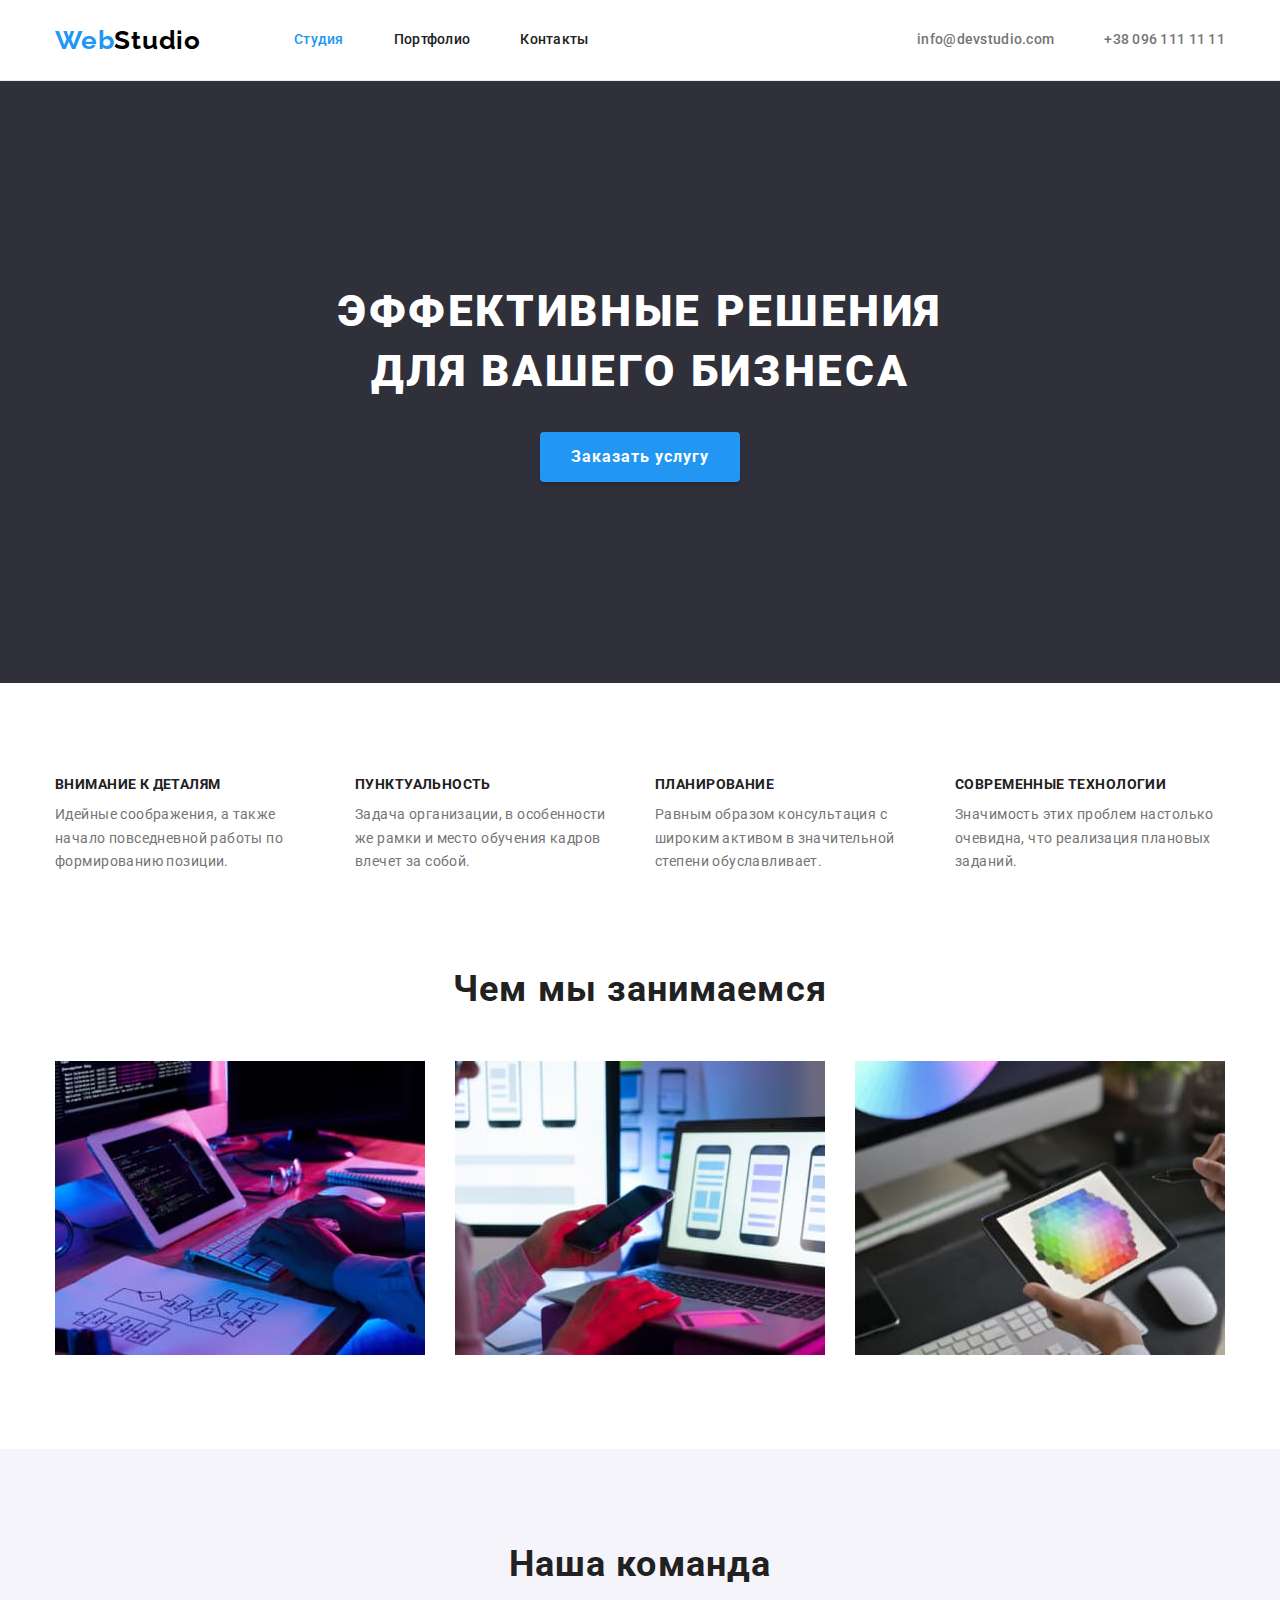
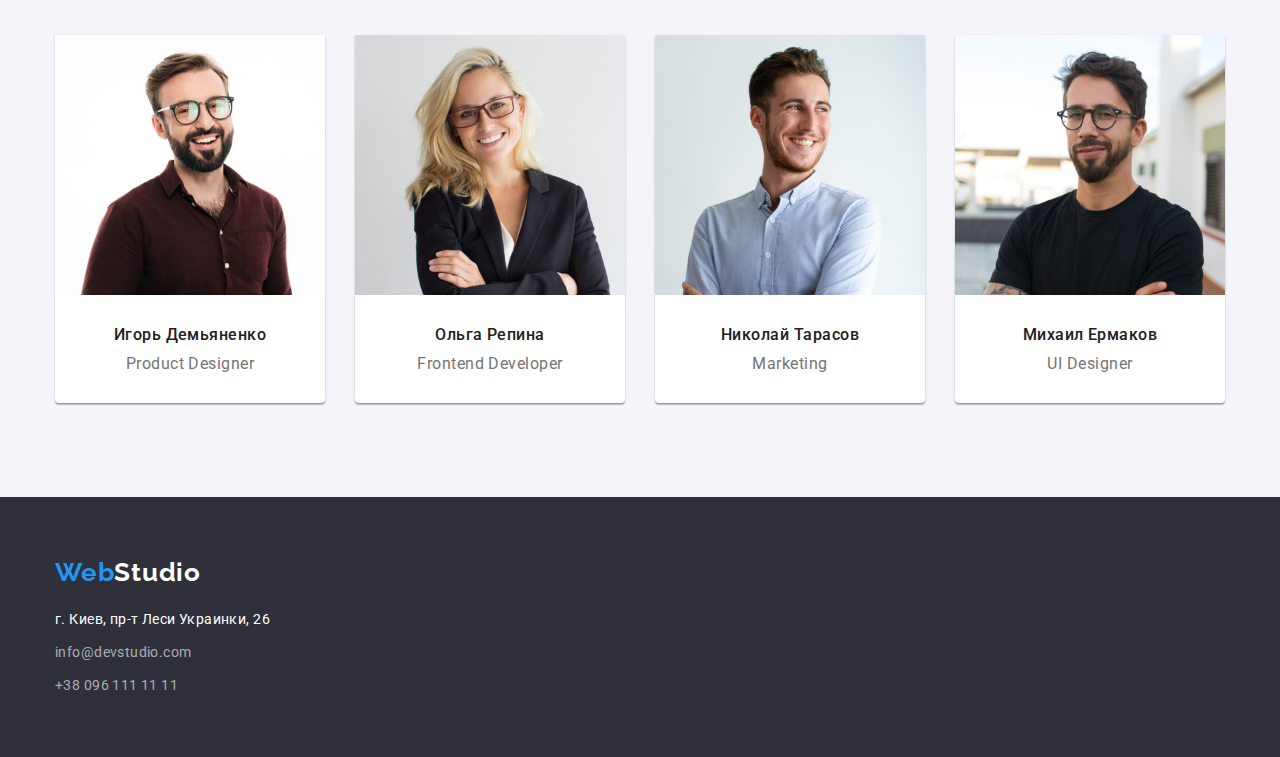
<file: index.html>
<!DOCTYPE html>
<html lang="ru">
  <head>
    <meta charset="UTF-8" />
    <meta http-equiv="X-UA-Compatible" content="IE=edge" />
    <meta name="viewport" content="width=device-width, initial-scale=1.0" />

    <title>Студия</title>
    <link
      href="https://fonts.googleapis.com/css2?family=Raleway:wght@700&family=Roboto:wght@400;500;700;900&display=swap"
      rel="stylesheet"
    />
    <link rel="stylesheet" href="./css/modern-normalize.css" />
    <link rel="stylesheet" href="./css/styles.css" />
  </head>
  <body>
    <header class="header">
      <!-- Навигация -->
      <div class="container nav">
        <nav class="nav">
          <!-- лого -->
          <a class="link logo" href="./index.html" lang="en">
            Web<span class="logo-nav">Studio</span>
          </a>

          <!-- ссылки -->
          <ul class="lists menu">
            <li class="menu-item">
              <a class="link nav-link current" href="./index.html">Студия</a>
            </li>
            <li class="menu-item">
              <a class="link nav-link" href="./portfolio.html">Портфолио</a>
            </li>
            <li class="menu-item">
              <a class="link nav-link" href="">Контакты</a>
            </li>
          </ul>
        </nav>

        <!-- Почта и телефон -->
        <ul class="lists menu contacts">
          <li class="menu-item">
            <a
              class="link nav-link nav-contacts"
              href="mailto:info@devstudio.com"
              >info@devstudio.com</a
            >
          </li>
          <li class="menu-item">
            <a class="link nav-link nav-contacts" href="tel:+380961111111"
              >+38 096 111 11 11</a
            >
          </li>
        </ul>
      </div>
    </header>
    <main>
      <!-- Главная секция -->
      <section class="section hero">
        <div class="container">
          <h1 class="hero-title">Эффективные решения для вашего бизнеса</h1>
          <button class="btn hero" type="button">Заказать услугу</button>
        </div>
      </section>

      <!-- Секция особенности -->
      <section class="section">
        <h2 class="heading headen">Особенности</h2>
        <div class="container">
          <ul class="lists feature">
            <li class="item">
              <h3 class="title-features">Внимание к деталям</h3>
              <p class="text">
                Идейные соображения, а также начало повседневной работы по
                формированию позиции.
              </p>
            </li>

            <li class="item">
              <h3 class="title-features">Пунктуальность</h3>
              <p class="text">
                Задача организации, в особенности же рамки и место обучения
                кадров влечет за собой.
              </p>
            </li>

            <li class="item">
              <h3 class="title-features">Планирование</h3>
              <p class="text">
                Равным образом консультация с широким активом в значительной
                степени обуславливает.
              </p>
            </li>

            <li class="item">
              <h3 class="title-features">Современные технологии</h3>
              <p class="text">
                Значимость этих проблем настолько очевидна, что реализация
                плановых заданий.
              </p>
            </li>
          </ul>
        </div>
      </section>

      <!-- Секция работа -->
      <section class="section section-nopaddingtop">
        <div class="container">
          <h2 class="heading">Чем мы занимаемся</h2>
          <ul class="lists items">
            <li class="item">
              <img
                class="images"
                src="./images/img1-sq.jpg"
                alt="Руки на клавиатуре, планшет и часть монитора"
                width="370"
              />
            </li>

            <li class="item">
              <img
                class="images"
                src="./images/img2-sq.jpg"
                alt="В левой руке мобильный телефон, правая рука на тачпаде ноутбука. Ноутбук, на экране которого макеты разметки для мобильного телефона"
                width="370"
              />
            </li>

            <li class="item">
              <img
                class="images"
                src="./images/img3-sq.jpg"
                alt="Левая рука, в которой планшет, на экране которого цветовая палитра"
                width="370"
              />
            </li>
          </ul>
        </div>
      </section>

      <!-- Секция команда. Карточки сотрудников -->
      <section class="section team-cards">
        <div class="container">
          <h2 class="heading">Наша команда</h2>

          <ul class="lists items">
            <li class="item">
              <div class="card">
                <img
                  class="images"
                  src="./images/igor-sq.jpg"
                  alt="Игорь Демьяненко"
                  width="270"
                  height="260"
                />
                <div class="card-body">
                  <h3 class="cards-title">Игорь Демьяненко</h3>
                  <p class="cards-text" lang="en">Product Designer</p>
                </div>
              </div>
            </li>

            <li class="item">
              <div class="card">
                <img
                  class="images"
                  src="./images/olga-sq.jpg"
                  alt="Ольга Репина"
                  width="270"
                  height="260"
                />
                <div class="card-body">
                  <h3 class="cards-title">Ольга Репина</h3>
                  <p class="cards-text" lang="en">Frontend Developer</p>
                </div>
              </div>
            </li>

            <li class="item">
              <div class="card">
                <img
                  class="images"
                  src="./images/nikolay-sq.jpg"
                  alt="Николай Тарасов"
                  width="270"
                  height="260"
                />
                <div class="card-body">
                  <h3 class="cards-title">Николай Тарасов</h3>
                  <p class="cards-text" lang="en">Marketing</p>
                </div>
              </div>
            </li>

            <li class="item">
              <div class="card">
                <img
                  class="images"
                  src="./images/mikl-sq.jpg"
                  alt="Михаил Ермаков"
                  width="270"
                  height="260"
                />
                <div class="card-body">
                  <h3 class="cards-title">Михаил Ермаков</h3>
                  <p class="cards-text" lang="en">UI Designer</p>
                </div>
              </div>
            </li>
          </ul>
        </div>
      </section>
    </main>

    <footer class="footer">
      <div class="container">
        <!-- Лого -->
        <a class="link logo" href="./index.html" lang="en">
          Web<span class="logo-footer">Studio</span>
        </a>

        <!-- адрес -->
        <address>
          <p class="text footer-text">г. Киев, пр-т Леси Украинки, 26</p>

          <!-- Почта и телефон -->
          <ul class="lists">
            <li class="footer-item">
              <a class="link footer-link" href="mailto:info@devstudio.com">
                info@devstudio.com
              </a>
            </li>
            <li class="footer-item">
              <a class="link footer-link" href="tel:+380961111111"
                >+38 096 111 11 11</a
              >
            </li>
          </ul>
        </address>
      </div>
    </footer>
  </body>
</html>
</file>
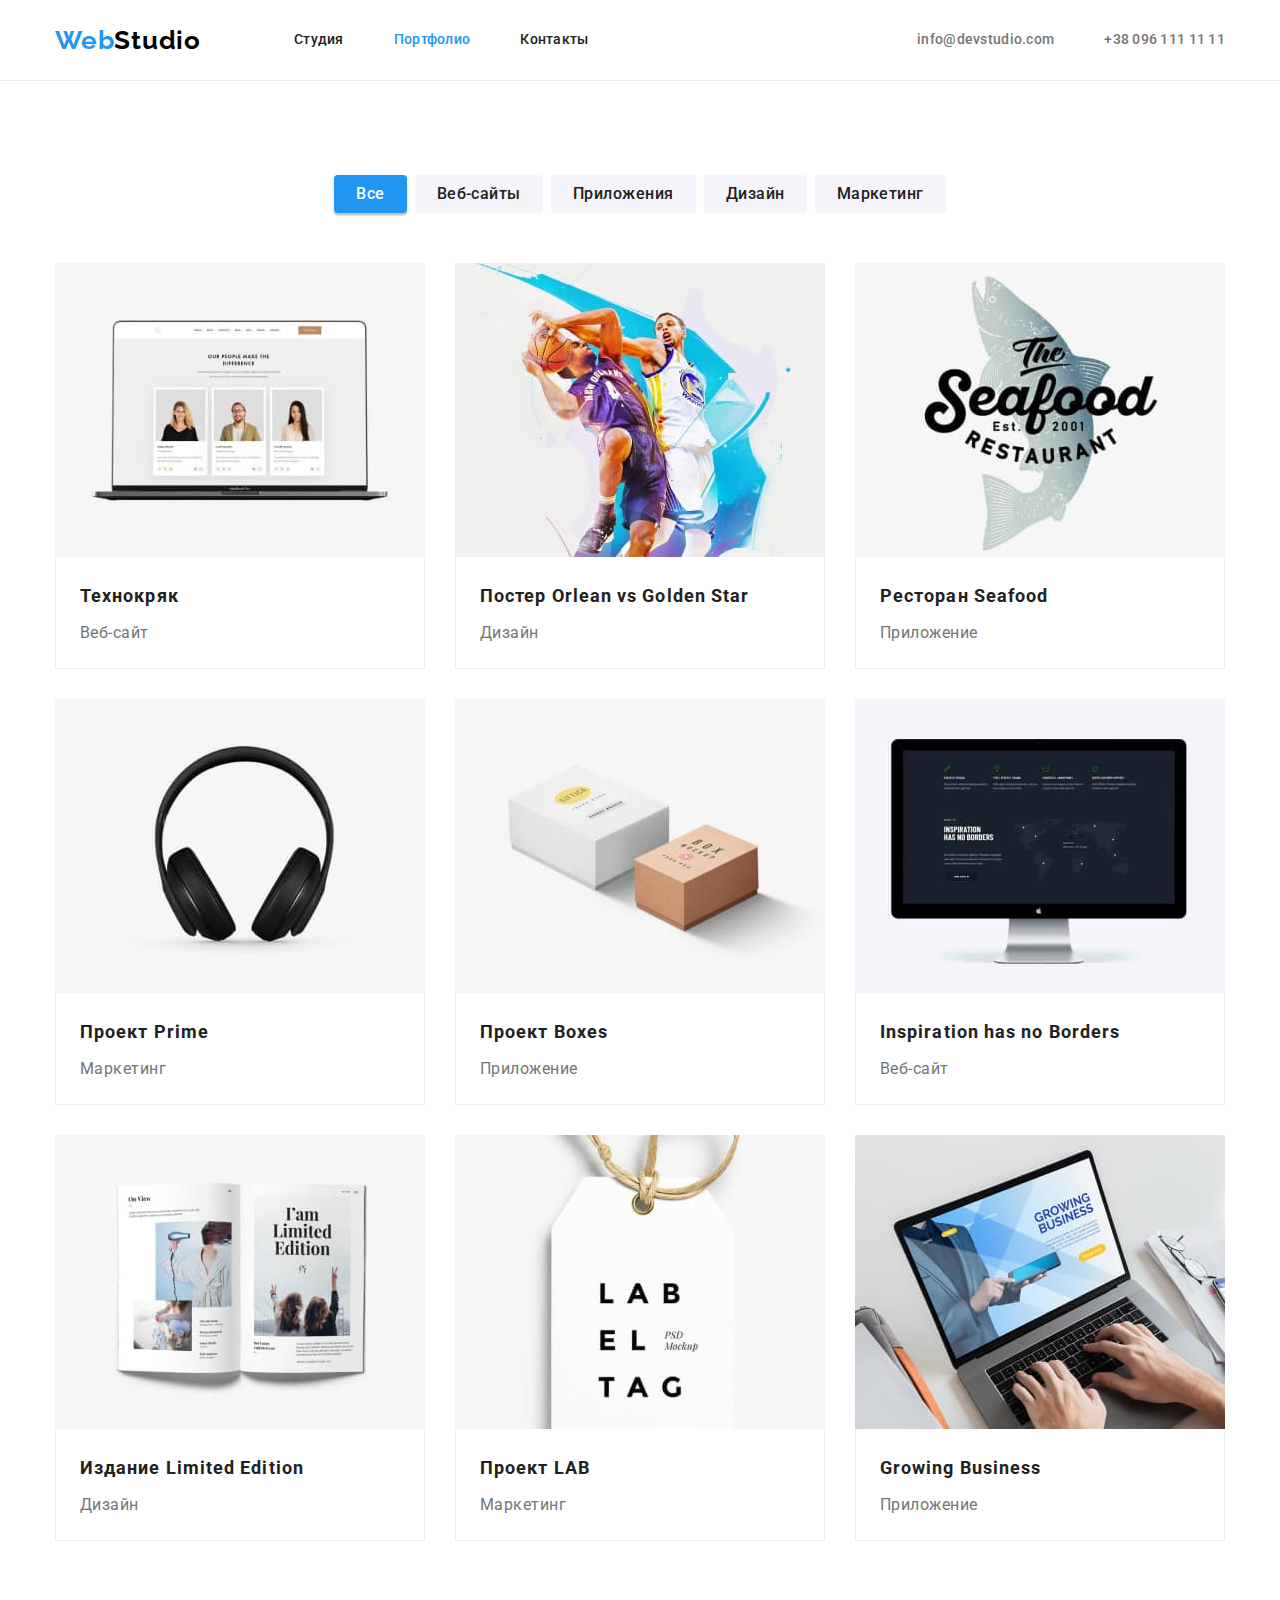
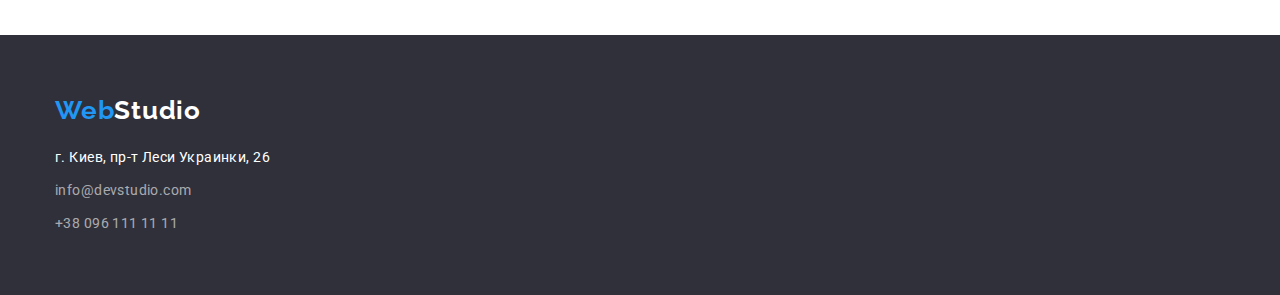
<file: portfolio.html>
<!DOCTYPE html>
<html lang="ru">
  <head>
    <meta charset="UTF-8" />
    <meta http-equiv="X-UA-Compatible" content="IE=edge" />
    <meta name="viewport" content="width=device-width, initial-scale=1.0" />

    <title>Портфолио</title>
    <link
      href="https://fonts.googleapis.com/css2?family=Raleway:wght@700&family=Roboto:wght@400;500;700;900&display=swap"
      rel="stylesheet"
    />
    <link rel="stylesheet" href="./css/modern-normalize.css" />
    <link rel="stylesheet" href="./css/styles.css" />
  </head>
  <body>
    <header class="header">
      <!-- Навигация -->
      <div class="container nav">
        <nav class="nav">
          <!-- лого -->
          <a class="link logo" href="./index.html" lang="en">
            Web<span class="logo-nav">Studio</span>
          </a>

          <!-- ссылки -->
          <ul class="lists menu">
            <li class="menu-item">
              <a class="link nav-link" href="./index.html">Студия</a>
            </li>
            <li class="menu-item">
              <a class="link nav-link current" href="./portfolio.html"
                >Портфолио</a
              >
            </li>
            <li class="menu-item">
              <a class="link nav-link" href="">Контакты</a>
            </li>
          </ul>
        </nav>

        <!-- Почта и телефон -->
        <ul class="lists menu contacts">
          <li class="menu-item">
            <a
              class="link nav-link nav-contacts"
              href="mailto:info@devstudio.com"
              >info@devstudio.com</a
            >
          </li>
          <li class="menu-item">
            <a class="link nav-link nav-contacts" href="tel:+380961111111"
              >+38 096 111 11 11</a
            >
          </li>
        </ul>
      </div>
    </header>
    <main>
      <h1 class="hero-title headen">Наше портфолио</h1>
      <!-- Фильтр -->
      <section class="section">
        <div class="container">
          <ul class="lists filter">
            <li class="item">
              <button class="btn active" type="button">Все</button>
            </li>
            <li class="item">
              <button class="btn" type="button">Веб-сайты</button>
            </li>
            <li class="item">
              <button class="btn" type="button">Приложения</button>
            </li>
            <li class="item">
              <button class="btn" type="button">Дизайн</button>
            </li>
            <li class="item">
              <button class="btn" type="button">Маркетинг</button>
            </li>
          </ul>

          <!-- Карточки -->
          <ul class="lists menu">
            <li class="card-item">
              <div class="work-card">
                <a class="link" href="">
                  <img
                    class="images"
                    src="./images/project1-sq.jpg"
                    alt="Ноутбук с изображением карточек людей на экране"
                    width="370"
                    height="294"
                  />
                  <div class="card-body">
                    <h2 class="work-title">Технокряк</h2>
                    <p class="work-text">Веб-сайт</p>
                  </div>
                </a>
              </div>
            </li>
            <li class="card-item">
              <div class="work-card">
                <a class="link" href="">
                  <img
                    class="images"
                    src="./images/project2-sq.jpg"
                    alt="Баскетболисты в прыжке, один с мячом, второй в защите"
                    width="370"
                    height="294"
                  />
                  <div class="card-body">
                    <h2 class="work-title">
                      Постер <span lang="en">Orlean vs Golden Star</span>
                    </h2>
                    <p class="work-text">Дизайн</p>
                  </div>
                </a>
              </div>
            </li>
            <li class="card-item">
              <div class="work-card">
                <a class="link" href="">
                  <img
                    class="images"
                    src="./images/project3-sq.jpg"
                    alt="На фоне рыбы надпись The seafood restaurant"
                    width="370"
                    height="294"
                  />
                  <div class="card-body">
                    <h2 class="work-title">
                      Ресторан <span lang="en">Seafood</span>
                    </h2>
                    <p class="work-text">Приложение</p>
                  </div>
                </a>
              </div>
            </li>
            <li class="card-item">
              <div class="work-card">
                <a class="link" href="">
                  <img
                    class="images"
                    src="./images/project4-sq.jpg"
                    alt="Наушники"
                    width="370"
                    height="294"
                  />
                  <div class="card-body">
                    <h2 class="work-title">
                      Проект <span lang="en">Prime</span>
                    </h2>
                    <p class="work-text">Маркетинг</p>
                  </div>
                </a>
              </div>
            </li>
            <li class="card-item">
              <div class="work-card">
                <a class="link" href="">
                  <img
                    class="images"
                    src="./images/project5-sq.jpg"
                    alt="Коробки белая и картонного цвета с надписями сверху"
                    width="370"
                    height="294"
                  />
                  <div class="card-body">
                    <h2 class="work-title">
                      Проект <span lang="en">Boxes</span>
                    </h2>
                    <p class="work-text">Приложение</p>
                  </div>
                </a>
              </div>
            </li>
            <li class="card-item">
              <div class="work-card">
                <a class="link" href="">
                  <img
                    class="images"
                    src="./images/project6-sq.jpg"
                    alt="Монитор"
                    width="370"
                    height="294"
                  />
                  <div class="card-body">
                    <h2 class="work-title" lang="en">
                      Inspiration has no Borders
                    </h2>
                    <p class="work-text">Веб-сайт</p>
                  </div>
                </a>
              </div>
            </li>
            <li class="card-item">
              <div class="work-card">
                <a class="link" href="">
                  <img
                    class="images"
                    src="./images/project7-sq.jpg"
                    alt="Книга в развернутом виде"
                    width="370"
                    height="294"
                  />
                  <div class="card-body">
                    <h2 class="work-title">
                      Издание <span lang="en">Limited Edition</span>
                    </h2>
                    <p class="work-text">Дизайн</p>
                  </div>
                </a>
              </div>
            </li>
            <li class="card-item">
              <div class="work-card">
                <a class="link" href="">
                  <img
                    class="images"
                    src="./images/project8-sq.jpg"
                    alt="Бирка с надписью: Lab El Tag"
                    width="370"
                    height="294"
                  />
                  <div class="card-body">
                    <h2 class="work-title">
                      Проект <span lang="en">LAB</span>
                    </h2>
                    <p class="work-text">Маркетинг</p>
                  </div>
                </a>
              </div>
            </li>
            <li class="card-item">
              <div class="work-card">
                <a class="link" href="">
                  <img
                    class="images"
                    src="./images/project9-sq.jpg"
                    alt="Руки на открытом ноутбуке. Картинка на экране ноутбука с надписью: Growing Business"
                    width="370"
                    height="294"
                  />
                  <div class="card-body">
                    <h2 class="work-title" lang="en">Growing Business</h2>
                    <p class="work-text">Приложение</p>
                  </div>
                </a>
              </div>
            </li>
          </ul>
        </div>
      </section>
    </main>
    <footer class="footer">
      <div class="container">
        <!-- Лого -->
        <a class="link logo" href="./index.html" lang="en">
          Web<span class="logo-footer">Studio</span>
        </a>

        <!-- адрес -->
        <address>
          <p class="text footer-text">г. Киев, пр-т Леси Украинки, 26</p>

          <!-- Почта и телефон -->
          <ul class="lists">
            <li class="footer-item">
              <a class="link footer-link" href="mailto:info@devstudio.com">
                info@devstudio.com
              </a>
            </li>
            <li class="footer-item">
              <a class="link footer-link" href="tel:+380961111111"
                >+38 096 111 11 11</a
              >
            </li>
          </ul>
        </address>
      </div>
    </footer>
  </body>
</html>
</file>
<file: css/styles.css>
:root {
  --current-text-color: #757575;
  --current-title-color: #212121;
  --current-white-color: #ffffff;
  --current-black-color: #000000;
  --accent-color: #2196f3;
  --hero-btn-accent-color: #188ce8;
  --secondary-bg-color: #f5f4fa;
  --footer-bg-color: #2f303a;
  --footer-link-color: rgba(255, 255, 255, 0.6);
  --line-color: #ececec;
  --border-color: #eeeeee;
}

body {
  font-family: Roboto, sans-serif;
  color: var(--current-text-color);
  background-color: var(--current-white-color);
}

.container {
  width: 1200px;
  padding: 0 15px;
  margin: 0 auto;
}

.section {
  padding-top: 94px;
  padding-bottom: 94px;

  text-align: center;
}

.images {
  display: block;
  max-width: 100%;
  height: auto;
}

.section-nopaddingtop {
  padding-top: 0;
}

/* Ссылки */
.link {
  text-decoration: none;
}

.lists {
  margin-top: 0;
  margin-bottom: 0;
  padding: 0;
  list-style: none;
}
.header {
  border-bottom: 1px solid var(--line-color);
}

/* Навигация */
.container.nav {
  min-height: 80px;
}

.nav,
.menu {
  display: flex;
  align-items: center;
  flex-wrap: wrap;
}

.container.nav > .nav {
  margin-right: auto;
}

.menu-item > .link {
  display: block;
  padding-top: 32px;
  padding-bottom: 32px;
}

.menu > .menu-item:not(:last-child) {
  margin-right: 50px;
}

.menu > .card-item:not(:nth-child(3n)) {
  margin-right: 30px;
}

.work-card .card-body {
  border: 1px solid var(--border-color);
  border-top: 1px solid transparent;
  padding: 20px 24px;
}

.menu > .card-item:not(:nth-last-child(-n + 3)) {
  margin-bottom: 30px;
}

.nav-link {
  color: var(--current-title-color);

  font-weight: 500;
  font-size: 14px;
  line-height: 1.14;
  letter-spacing: 0.02em;
}

.nav-contacts {
  color: var(--current-text-color);
}

.nav-link:hover,
.nav-link:focus,
.footer-link:hover,
.footer-link:focus,
.current {
  color: var(--accent-color);
}

/* Лого */
.logo {
  display: block;
  margin-right: 93px;
  padding-top: 24px;
  padding-bottom: 24px;

  color: var(--accent-color);
  font-family: Raleway, sans-serif;
  font-weight: 700;
  font-size: 26px;
  line-height: 1.19;
  letter-spacing: 0.03em;
}

.logo-nav {
  color: var(--current-black-color);
}

.logo-footer {
  color: var(--current-white-color);
}

/* Hero */

.hero {
  background-color: #2f303a;
}

.hero-title {
  width: 696px;
  margin: 0 auto 30px;
  padding: 0;

  color: var(--current-white-color);
  font-weight: 900;
  font-size: 44px;
  line-height: 1.36;
  letter-spacing: 0.06em;
  text-transform: uppercase;
}

.section.hero {
  padding-top: 200px;
  padding-bottom: 200px;
  border: 1px solid transparent;
}

/* Кнопки */
.btn {
  cursor: pointer;
  min-height: 38px;

  padding-left: 22px;
  padding-right: 22px;

  font-family: inherit;
  font-style: inherit;
  font-weight: 500;
  font-size: 16px;
  line-height: 1.62;
  letter-spacing: 0.03em;

  color: var(--current-title-color);
  background-color: var(--secondary-bg-color);

  border: 0;
  border-radius: 4px;
}

.btn:hover,
.btn:focus,
.active {
  color: var(--current-white-color);
  background-color: var(--accent-color);
  box-shadow: 0px 3px 1px rgba(0, 0, 0, 0.1), 0px 1px 2px rgba(0, 0, 0, 0.08),
    0px 2px 2px rgba(0, 0, 0, 0.12);
}

.btn.hero {
  width: 200px;
  height: 50px;

  color: var(--current-white-color);
  background-color: var(--accent-color);

  font-weight: 700;
  line-height: 1.87;
  letter-spacing: 0.06em;

  box-shadow: 0px 4px 4px rgba(0, 0, 0, 0.15);
}

.btn.hero:focus,
.btn.hero:hover {
  background-color: var(--hero-btn-accent-color);
}

/* Заголовки */
.heading {
  margin: 0 0 50px 0;
  font-weight: 700;
  font-size: 36px;
  line-height: 1.17;
  letter-spacing: 0.03em;

  color: var(--current-title-color);
}

.title-features {
  margin: 0 0 10px 0;

  color: var(--current-title-color);

  font-size: 14px;
  line-height: 1.14;
  letter-spacing: 0.03em;
  text-transform: uppercase;
}

/* Основной текст */

.text {
  margin: 0;
  padding: 0;

  font-size: 14px;
  line-height: 1.71;
  letter-spacing: 0.03em;

  color: var(--current-text-color);
}

.feature,
.items,
.filter {
  display: flex;
  align-items: center;
  text-align: left;
}

.items {
  text-align: center;
}

.feature > .item {
  width: 270px;
}

.feature > .item:not(:last-child),
.items > .item:not(:last-child) {
  margin-right: 30px;
}

.filter {
  justify-content: center;
  margin-bottom: 50px;
}

.filter > .item:not(:last-child) {
  margin-right: 8px;
}

/* Карточки */

.card {
  background-color: var(--current-white-color);
  box-shadow: 0px 1px 3px rgba(0, 0, 0, 0.12), 0px 1px 1px rgba(0, 0, 0, 0.14),
    0px 2px 1px rgba(0, 0, 0, 0.2);
  border-radius: 0px 0px 4px 4px;
}

.team-cards {
  background-color: var(--secondary-bg-color);
}

.card-body {
  padding-top: 30px;
  padding-bottom: 30px;
}

.cards-title {
  margin: 0 0 10px 0;

  color: var(--current-title-color);

  font-weight: 500;
  font-size: 16px;
  line-height: 1.19;
  letter-spacing: 0.03em;
}

.cards-text {
  margin: 0;
  padding: 0;
  line-height: 1.19;
  letter-spacing: 0.03em;
}

/* Портфолио заголовки карточек */
.work-title {
  margin: 0 0 4px 0;

  color: var(--current-title-color);

  text-align: left;
  font-weight: 700;
  font-size: 18px;
  line-height: 2;
  letter-spacing: 0.06em;
}

.work-text {
  margin: 0;

  color: var(--current-text-color);
  line-height: 1.87;
  letter-spacing: 0.03em;
  text-align: left;
}

/* Footer */
.footer {
  padding: 60px 0;
  background-color: var(--footer-bg-color);
}

.footer-text {
  color: var(--current-white-color);

  padding: 0;
  margin-bottom: 9px;

  font-style: normal;
  font-size: 14px;
  line-height: 1.71;
}

.footer-link {
  font-style: normal;
  font-size: 14px;
  line-height: 1.71;
  letter-spacing: 0.03em;
  color: var(--footer-link-color);
}

/* Прячем заголовоки */
.headen {
  position: absolute;
  width: 1px;
  height: 1px;
  margin: -1px;
  border: 0;
  padding: 0;
  clip: rect(0 0 0 0);
  overflow: hidden;
}

.container > .link.logo {
  padding: 0;
  margin: 0 0 20px 0;
}

.footer-item:not(:last-child) {
  margin-bottom: 9px;
}
</file>
